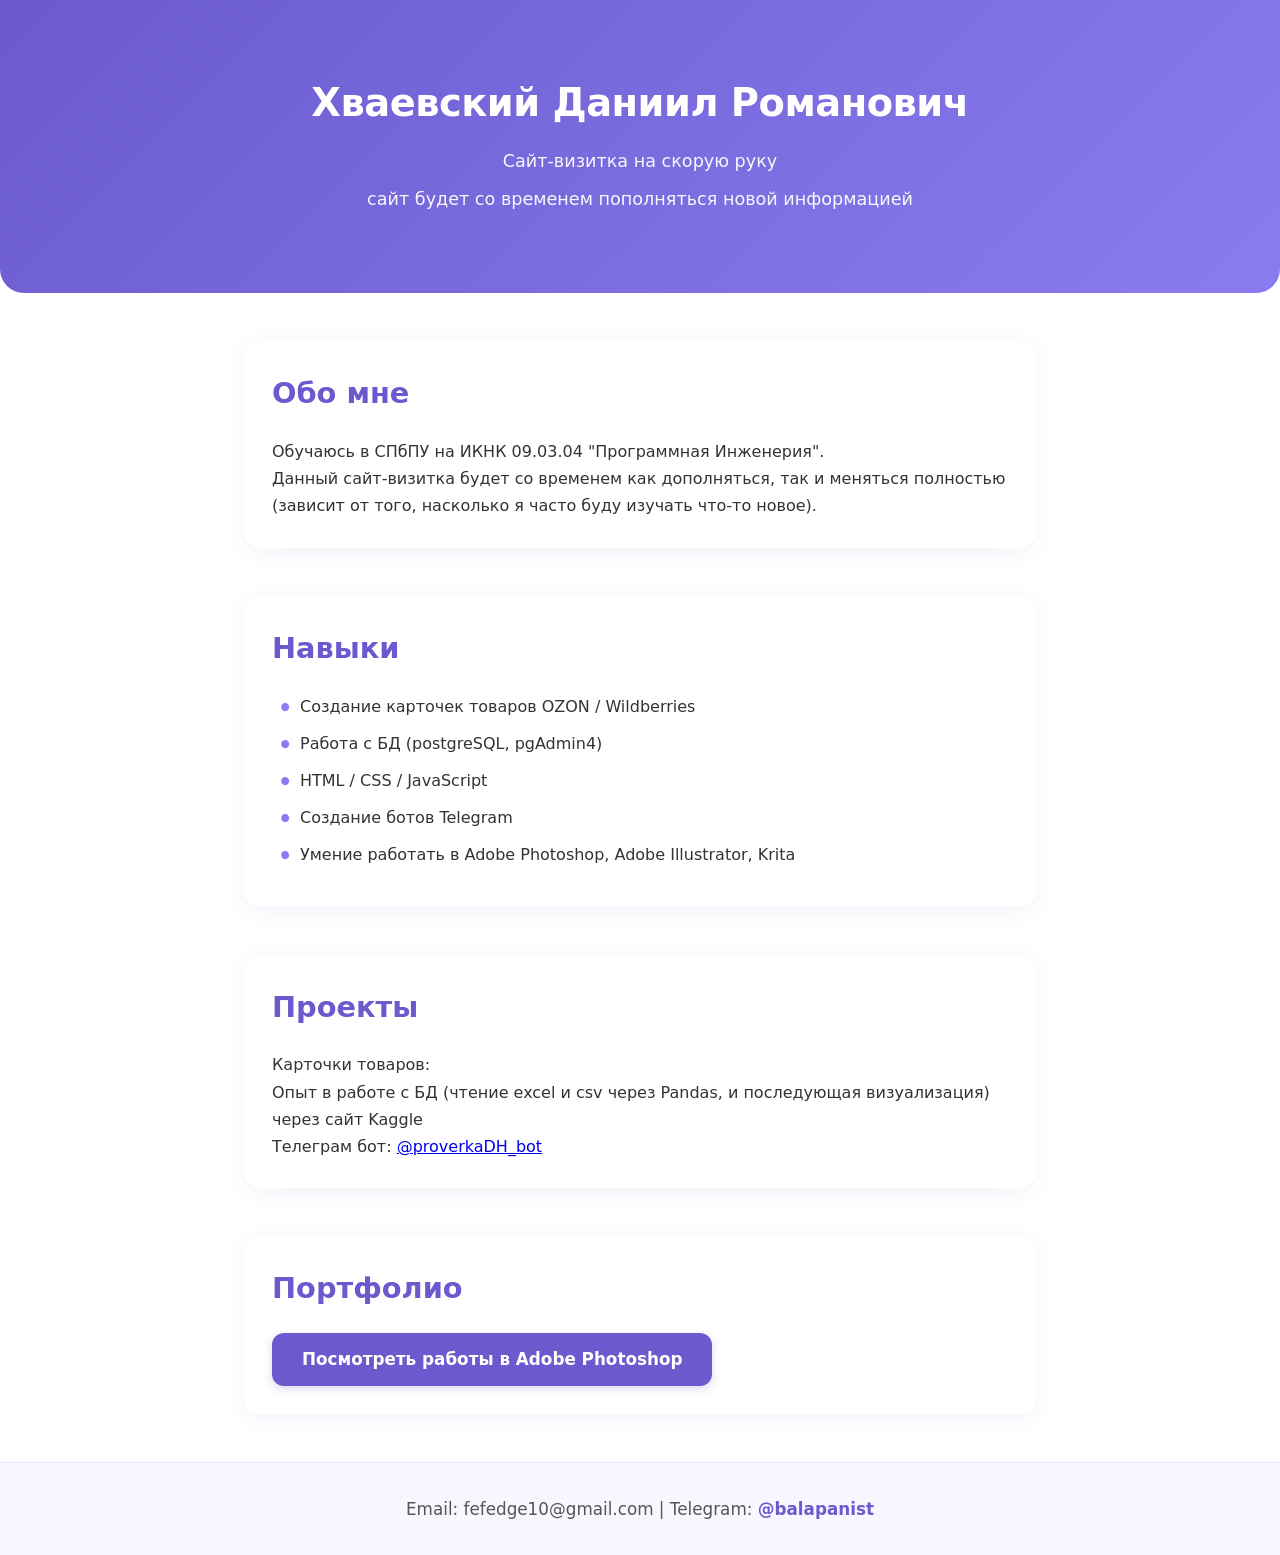
<file: index.html>
<!DOCTYPE html>
<html lang="ru">
<head>
  <meta charset="UTF-8" />
  <meta name="viewport" content="width=device-width, initial-scale=1.0"/>
  <title>Моя визитка</title>
  <link rel="stylesheet" href="style.css" />
</head>
<body>
  <header class="hero">
    <h1 id="name">Хваевский Даниил Романович</h1>
    <p id="tagline">Сайт-визитка на скорую руку</p>
    <p id="tagline">сайт будет со временем пополняться новой информацией</p>
  </header>

  <main class="container">
    <section id="about">
      <h2>Обо мне</h2>
      <p id="about-text">Обучаюсь в СПбПУ на ИКНК 09.03.04 "Программная Инженерия". <br> Данный сайт-визитка будет со временем как дополняться, так и меняться полностью (зависит от того, насколько я часто буду изучать что-то новое). </p>
    </section>

    <section id="skills">
      <h2>Навыки</h2>
      <ul id="skills-list">
        <li>Создание карточек товаров OZON / Wildberries</li>
        <li>Работа с БД (postgreSQL, pgAdmin4)</li>
        <li>HTML / CSS / JavaScript</li>
        <li>Создание ботов Telegram</li>
        <li>Умение работать в Adobe Photoshop, Adobe Illustrator, Krita</li>
      </ul>
    </section>

    <section id="projects">
      <h2>Проекты</h2>
      <div id="projects-list">
        <p>Карточки товаров:</p>
        <p>Опыт в работе с БД (чтение excel и csv через Pandas, и последующая визуализация) через сайт Kaggle</p>
        <p>Телеграм бот: <a href="https://t.me/proverkaDH_bot" target="_blank">@proverkaDH_bot</a></p>
      </div>
    </section>

    <section id="portfolio-link">
      <h2>Портфолио</h2>
      <a href="second.html" class="btn">Посмотреть работы в Adobe Photoshop</a>
    </section>
  </main>

  <footer class="footer">
    <div class="container">
      <p id="contact-info">Email: fefedge10@gmail.com | Telegram: <a href="https://t.me/balapanist" target="_blank">@balapanist</a></p>
    </div>
  </footer>
</body>
</html>
</file>
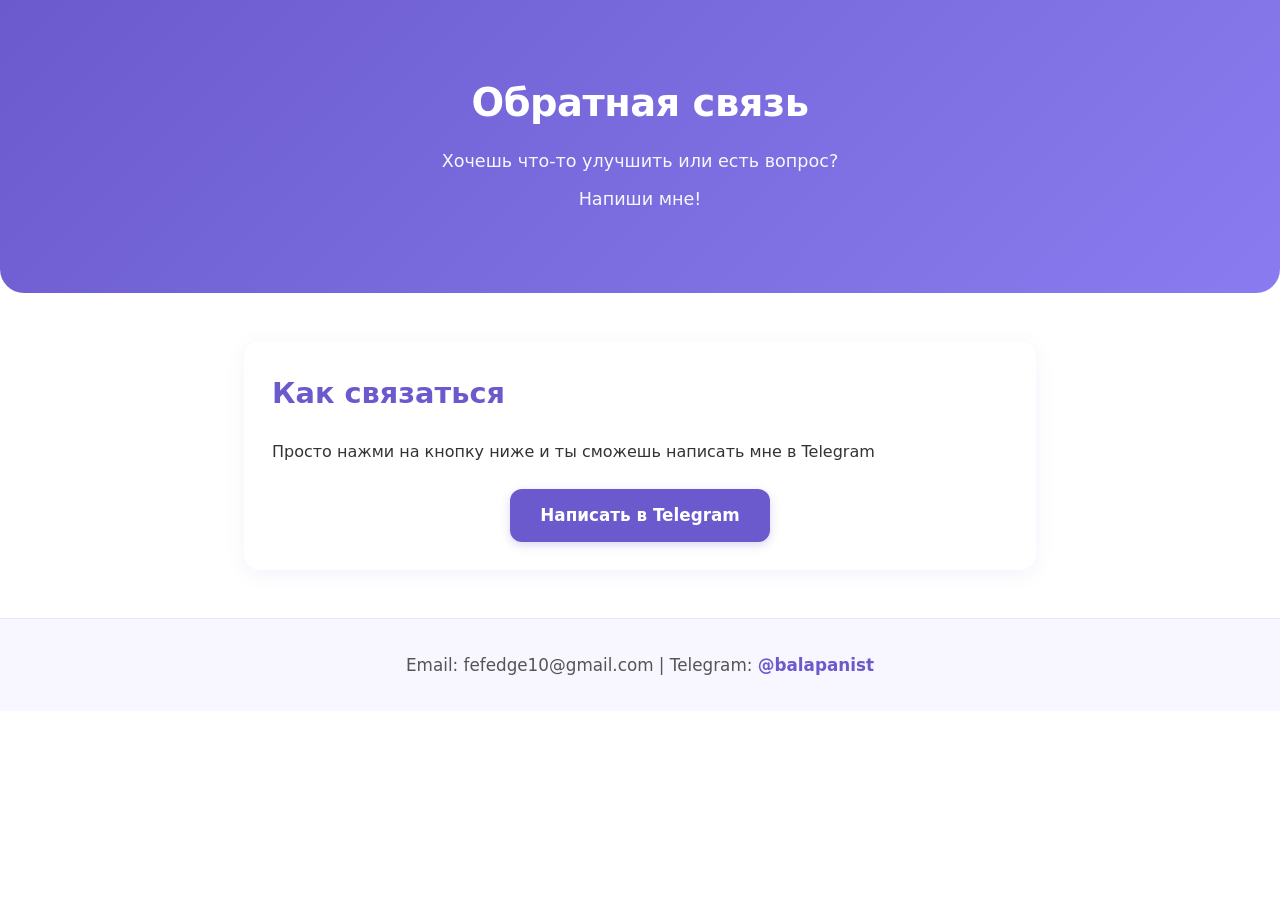
<file: feedback.html>
<!DOCTYPE html>
<html lang="ru">
<head>
  <meta charset="UTF-8" />
  <meta name="viewport" content="width=device-width, initial-scale=1.0"/>
  <title>Обратная связь</title>
  <link rel="stylesheet" href="style.css" />
</head>
<body>
  <header class="hero">
    <h1 id="name">Обратная связь</h1>
    <p id="tagline">Хочешь что-то улучшить или есть вопрос?</p>
    <p id="tagline">Напиши мне!</p>
  </header>

  <main class="container">
    <section id="feedback-info">
      <h2>Как связаться</h2>
      <p>Просто нажми на кнопку ниже и ты сможешь написать мне в Telegram</p>
      
      <div style="text-align: center; margin-top: 24px;">
        <a href="https://t.me/balapanist" class="btn">Написать в Telegram</a>
      </div>
    </section>
  </main>

  <footer class="footer">
    <div class="container">
      <p id="contact-info">Email: fefedge10@gmail.com | Telegram: <a href="https://t.me/balapanist" target="_blank">@balapanist</a></p>
    </div>
  </footer>
</body>
</html>
</file>
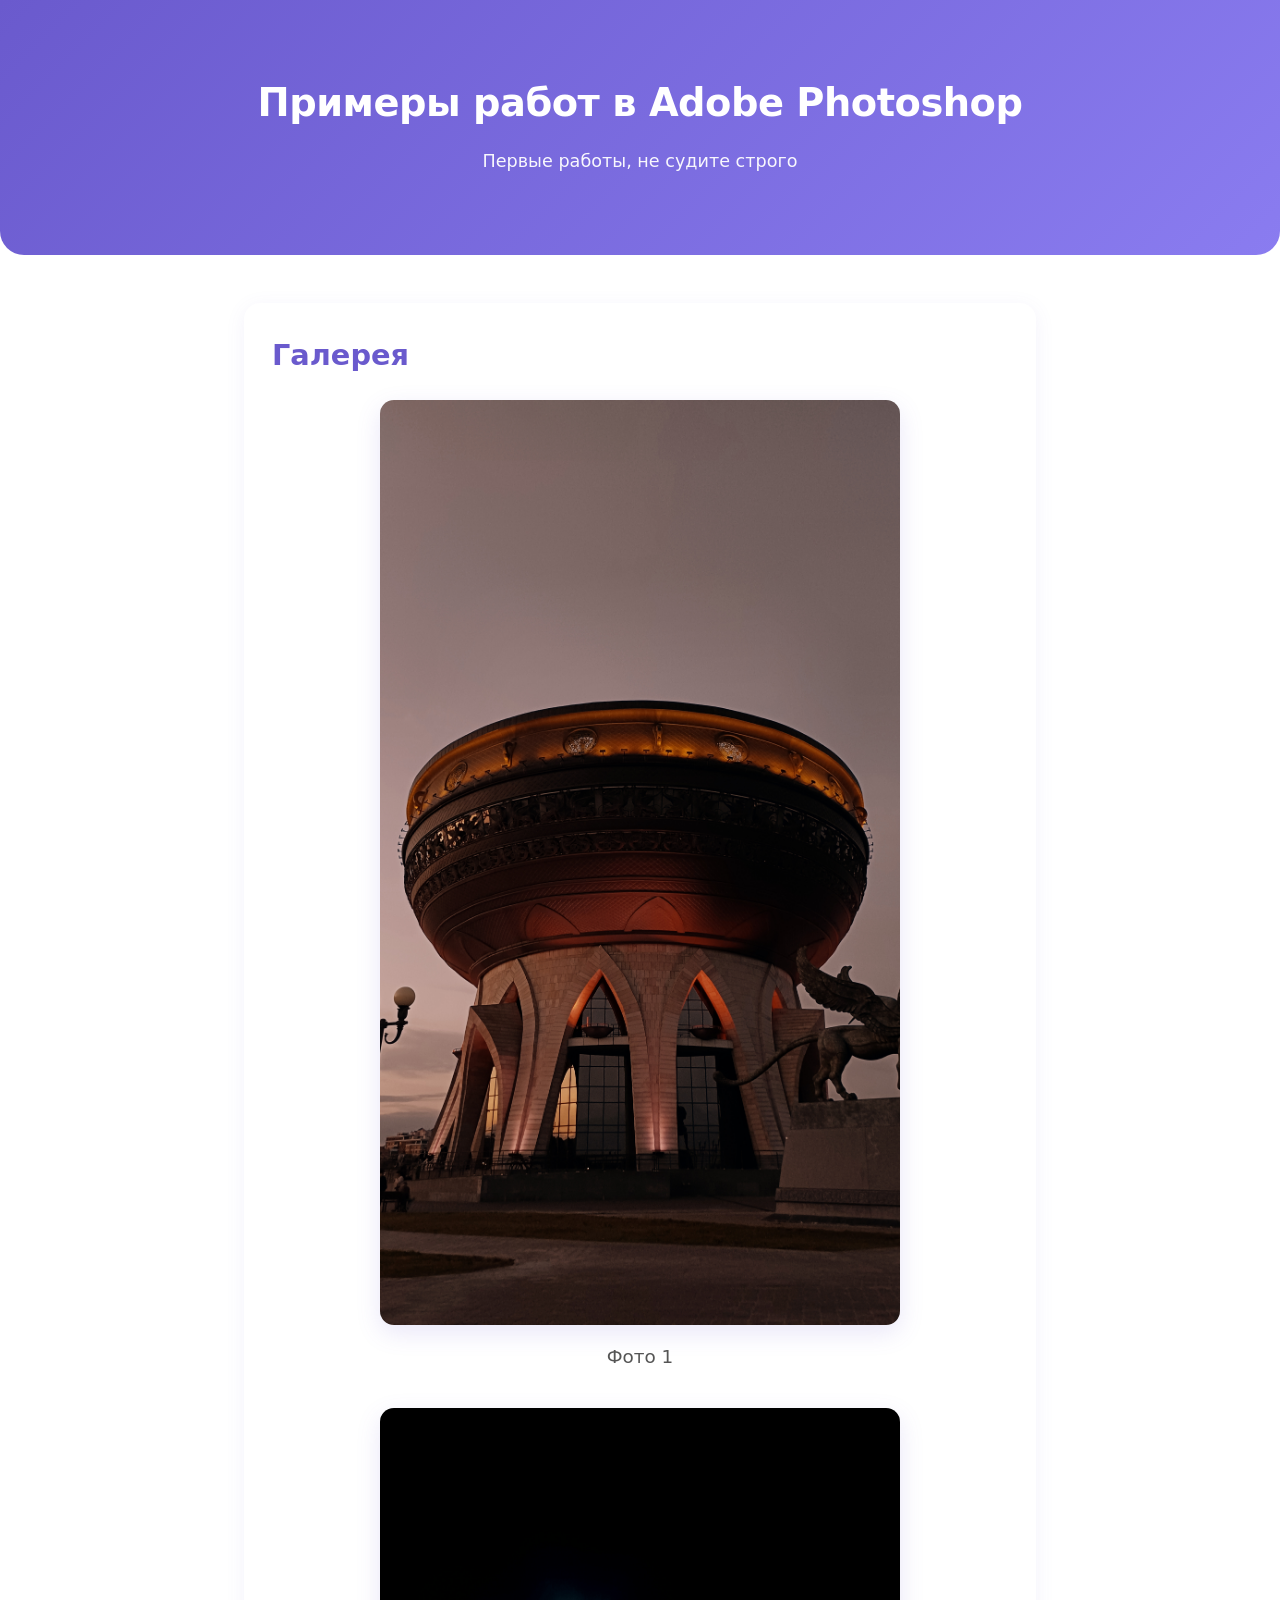
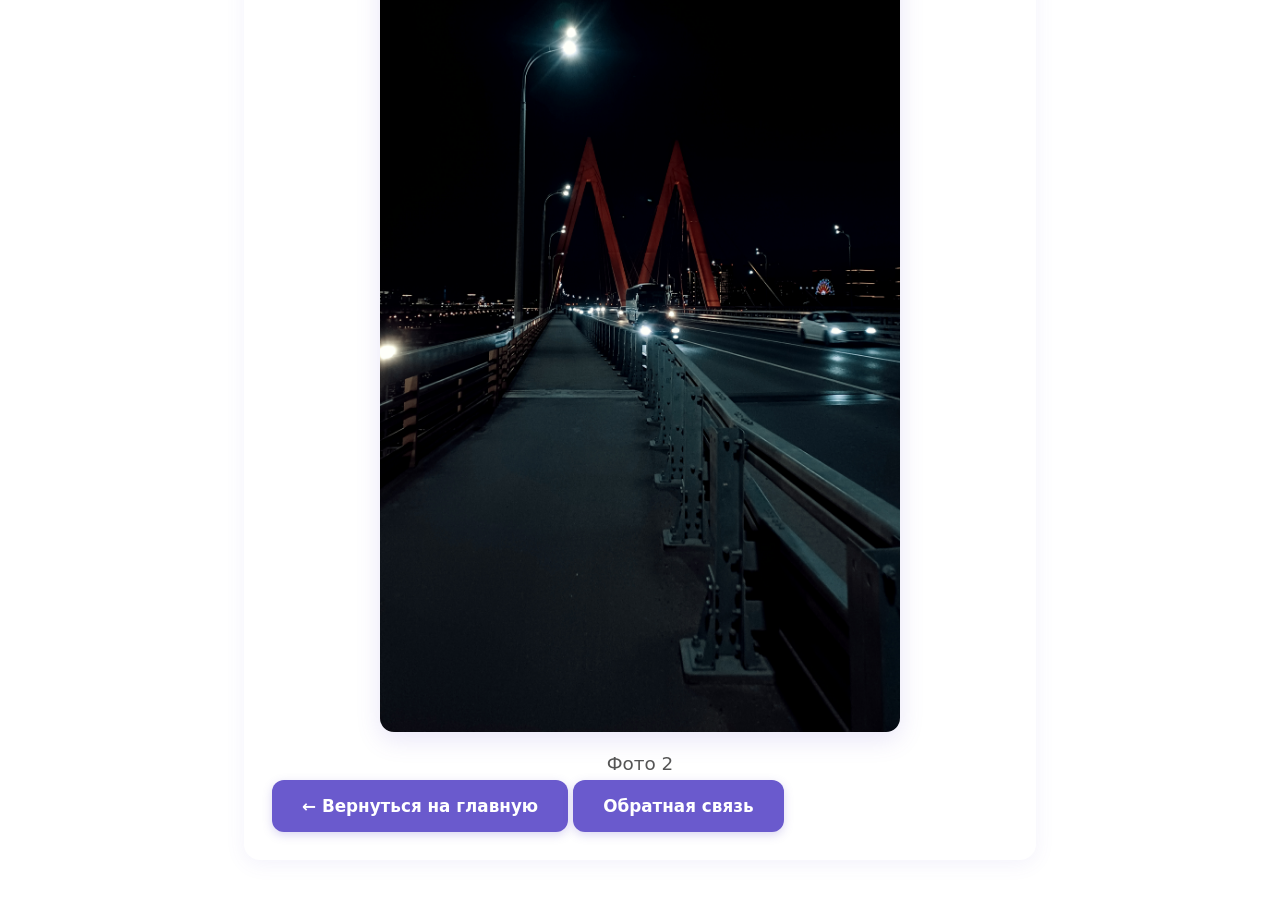
<file: second.html>
<!DOCTYPE html>
<html lang="ru">
<head>
  <meta charset="UTF-8">
  <meta name="viewport" content="width=device-width, initial-scale=1.0">
  <title>Примеры работ в Adobe Photoshop</title>
  <link rel="stylesheet" href="style.css">
</head>
<body>
  <header class="hero">
    <h1 id="name">Примеры работ в Adobe Photoshop</h1>
    <p id="tagline">Первые работы, не судите строго</p>
  </header>

  <main class="container">
    <section id="photos">
      <h2>Галерея</h2>
      <div class="photo-gallery">
        <div class="photo-item">
          <img src="example2.jpg" alt="Пример работы в Photoshop">
          <p>Фото 1</p>
        </div>
        <div class="photo-item">
          <img src="example.jpg" alt="Пример работы в Photoshop">
          <p>Фото 2</p>
        </div>
      </div>

      <div class="buttons-row">
        <a href="index.html" class="btn">← Вернуться на главную</a>
        <a href="feedback.html" class="btn">Обратная связь</a>
      </div>
    </section>
  </main>
</body>
</html>
</file>
<file: style.css>
* {
  margin: 0;
  padding: 0;
  box-sizing: border-box;
}

html {
  scroll-behavior: smooth;
}

body {
  font-family: 'Segoe UI', system-ui, sans-serif;
  line-height: 1.7;
  color: #333;
  background-color: #ffffff;
}

.hero {
  background: linear-gradient(135deg, #6a5acd, #8a7cf0);
  color: white;
  text-align: center;
  padding: 70px 20px;
  margin-bottom: 48px;
  border-radius: 0 0 24px 24px;
}

.hero h1 {
  font-size: 2.4rem;
  font-weight: 600;
  margin-bottom: 12px;
  letter-spacing: -0.5px;
}

.hero p {
  font-size: 1.1rem;
  opacity: 0.95;
  max-width: 600px;
  margin: 0 auto 8px;
}

.container {
  max-width: 840px;
  margin: 0 auto;
  padding: 0 24px;
}

section {
  margin-bottom: 48px;
  padding: 28px;
  background: white;
  border-radius: 16px;
  box-shadow: 0 4px 20px rgba(106, 90, 205, 0.08);
  transition: transform 0.25s ease, box-shadow 0.25s ease;
}

section:hover {
  transform: translateY(-3px);
  box-shadow: 0 6px 24px rgba(106, 90, 205, 0.12);
}

h2 {
  font-size: 1.8rem;
  margin-bottom: 20px;
  color: #6a5acd;
  font-weight: 600;
}

ul {
  padding-left: 28px;
}

ul li {
  margin-bottom: 10px;
  position: relative;
}

ul li::before {
  content: "•";
  color: #8a7cf0;
  font-weight: bold;
  font-size: 1.4rem;
  position: absolute;
  left: -22px;
  top: -4px;
}

.btn {
  display: inline-block;
  padding: 12px 30px;
  background: #6a5acd;
  color: white;
  text-decoration: none;
  border-radius: 12px;
  font-weight: 600;
  font-size: 1.05rem;
  transition: all 0.25s ease;
  box-shadow: 0 3px 10px rgba(106, 90, 205, 0.25);
}

.btn:hover {
  background: #5a4fcf;
  transform: translateY(-2px);
  box-shadow: 0 5px 15px rgba(106, 90, 205, 0.35);
}

.photo-gallery {
  display: grid;
  grid-template-columns: 1fr;
  gap: 36px;
  margin-top: 20px;
}

.photo-item {
  text-align: center;
}

.photo-item img {
  width: 100%;
  max-width: 520px;
  height: auto;
  border-radius: 14px;
  box-shadow: 0 8px 24px rgba(106, 90, 205, 0.15);
  margin: 0 auto;
  display: block;
}

.photo-item p {
  margin-top: 16px;
  font-size: 1.15rem;
  color: #555;
  font-weight: 500;
}

.footer {
  background: #f8f6ff;
  padding: 32px 0;
  text-align: center;
  color: #555;
  font-size: 1.05rem;
  margin-top: 40px;
  border-top: 1px solid #eae6ff;
}

.footer a {
  color: #6a5acd;
  text-decoration: none;
  font-weight: 600;
}

.footer a:hover {
  text-decoration: underline;
}

.feedback-btn:hover {
  background: #5a4fcf;
  transform: translateY(-2px);
  box-shadow: 0 5px 12px rgba(106, 90, 205, 0.4);
}

@media (max-width: 600px) {
  .hero h1 {
    font-size: 1.9rem;
  }

  h2 {
    font-size: 1.55rem;
  }

  .btn {
    padding: 11px 24px;
    font-size: 1rem;
  }

  .buttons-row {
    display: flex;
    justify-content: space-between;
    margin-top: 24px;
    flex-wrap: wrap;
    gap: 16px;
  }

  section {
    padding: 22px;
  }

  .feedback-btn {
    bottom: 16px;
    left: 16px;
    padding: 9px 16px;
    font-size: 0.95rem;
  }
}
</file>
